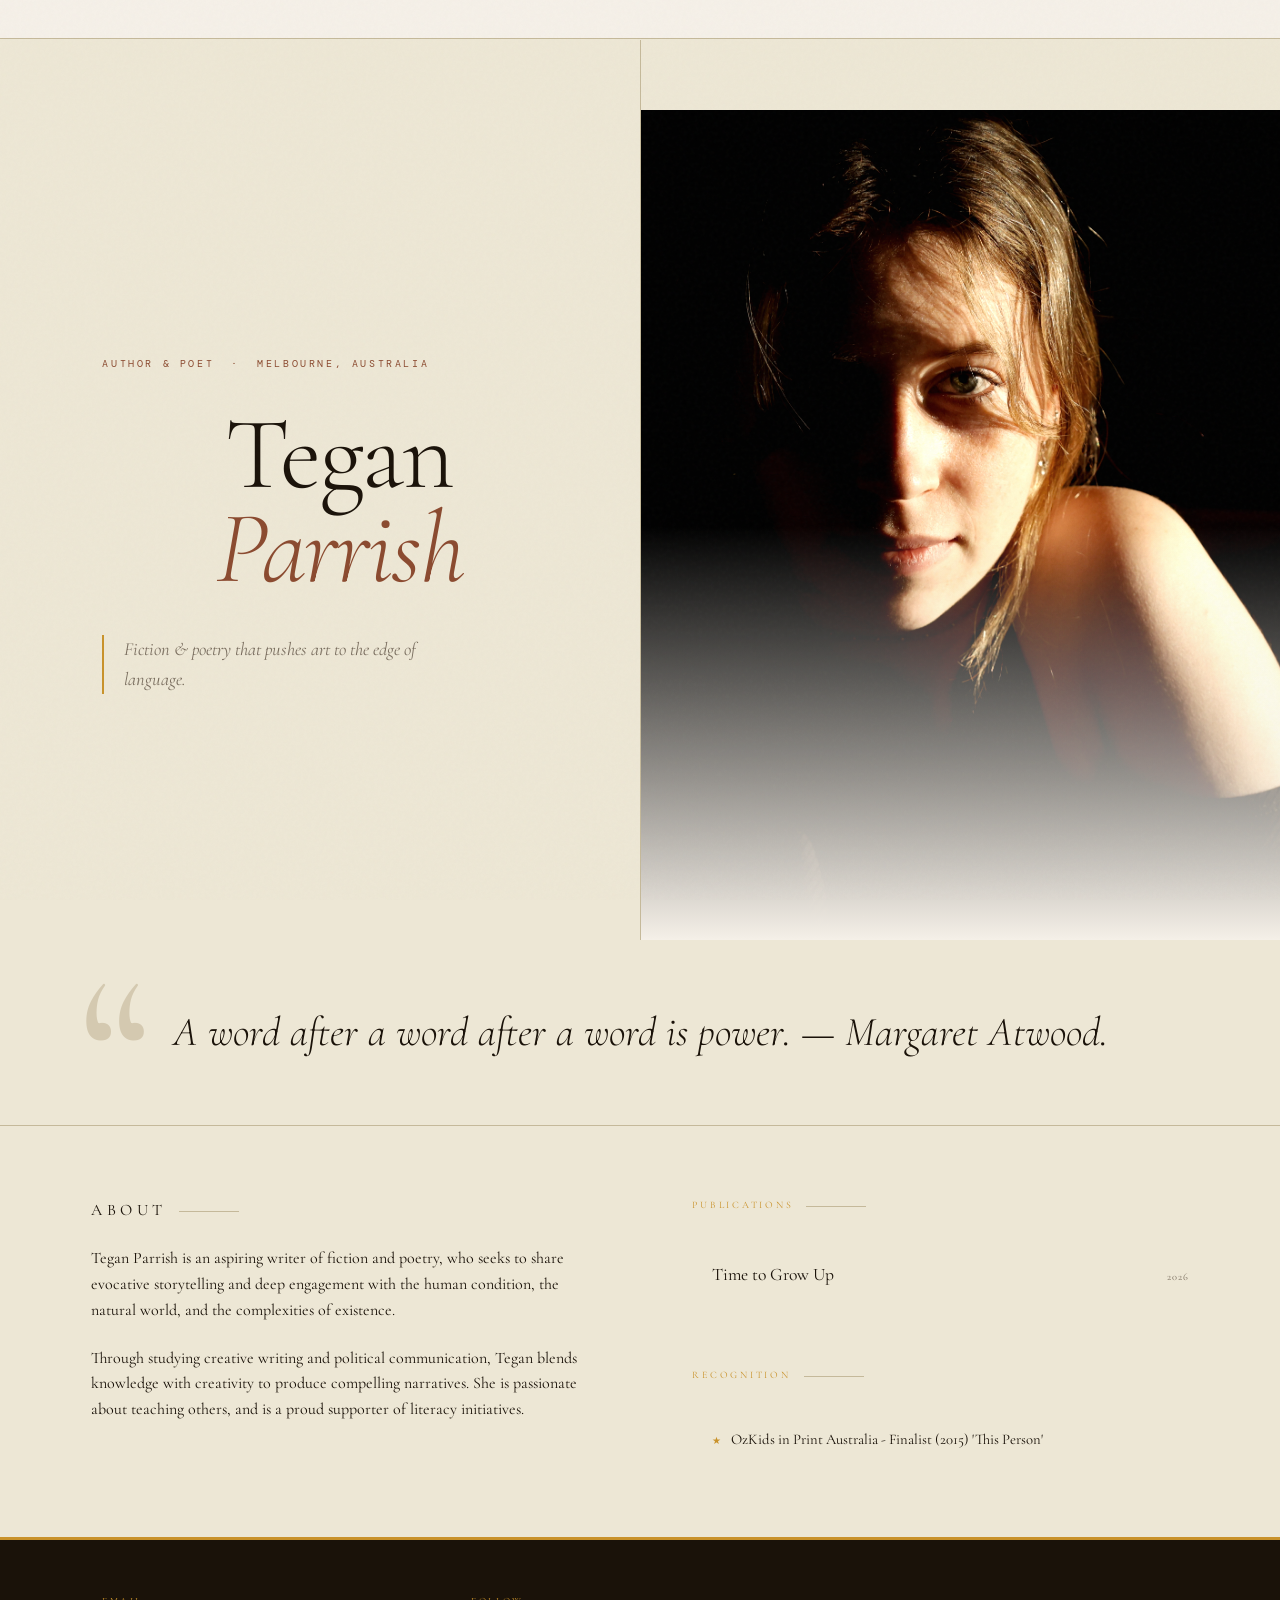
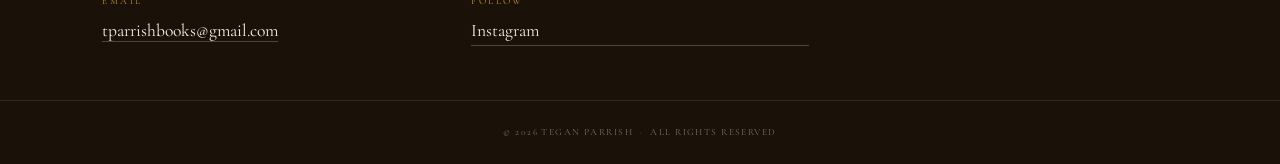
<file: index.html>
<!DOCTYPE html>
<html lang="en">
  <head>
    <meta charset="UTF-8" />
    <meta name="viewport" content="width=device-width, initial-scale=1.0" />
    <title>Tegan Parrish</title>
    <link rel="preconnect" href="https://fonts.googleapis.com" />
    <link rel="preconnect" href="https://fonts.gstatic.com" crossorigin />
    <link href="https://fonts.googleapis.com/css2?family=Cormorant+Garamond:ital,wght@0,300;0,400;0,600;1,300;1,400&family=Libre+Baskerville:ital,wght@0,400;0,700;1,400&family=DM+Mono:wght@300;400&display=swap" rel="stylesheet" />
    <style>
      :root {
        --ink: #1a1209;
        --paper: #f5f0e8;
        --cream: #ede7d5;
        --sienna: #8b4a2f;
        --gold: #c9922a;
        --dusty: #7a6e5f;
        --rule: #c5b99a;
      }

      *, *::before, *::after { box-sizing: border-box; margin: 0; padding: 0; }

      html { scroll-behavior: smooth; }

      body {
        background-color: var(--paper);
        color: var(--ink);
        font-family: 'Cormorant Garamond', serif;
        font-size: 16px;
        line-height: 1.8;
        overflow-x: hidden;
      }

      /* ── NOISE TEXTURE OVERLAY ── */
      body::before {
        content: '';
        position: fixed;
        inset: 0;
        background-image: url("data:image/svg+xml,%3Csvg viewBox='0 0 256 256' xmlns='http://www.w3.org/2000/svg'%3E%3Cfilter id='n'%3E%3CfeTurbulence type='fractalNoise' baseFrequency='0.9' numOctaves='4' stitchTiles='stitch'/%3E%3C/filter%3E%3Crect width='100%25' height='100%25' filter='url(%23n)' opacity='0.04'/%3E%3C/svg%3E");
        pointer-events: none;
        z-index: 9999;
        opacity: 0.6;
      }

      /* ── HEADER / NAV ── */
      #header-placeholder nav {
        position: fixed;
        top: 0; left: 0; right: 0;
        z-index: 100;
        display: flex;
        justify-content: space-between;
        align-items: center;
        padding: 1.2rem 3rem;
        background: var(--paper);
        border-bottom: 1px solid var(--rule);
        font-family: 'DM Mono', monospace;
        font-size: 0.7rem;
        letter-spacing: 0.18em;
        text-transform: uppercase;
        color: var(--dusty);
      }

      /* ── DECORATIVE RULE ── */
      .rule {
        width: 60px;
        height: 1px;
        background: var(--gold);
        display: inline-block;
        vertical-align: middle;
        margin: 0 1rem;
      }

      /* ── HERO ── */
      .hero {
        min-height: 100vh;
        display: grid;
        grid-template-columns: 1fr 1fr;
        padding-top: 70px;
        position: relative;
        overflow: hidden;
      }

      .hero::after {
        content: '';
        position: absolute;
        top: 0; bottom: 0;
        left: 50%;
        width: 1px;
        background: var(--rule);
      }

      .hero-text {
        padding: 8vh 5vw 8vh 8vw;
        display: flex;
        flex-direction: column;
        justify-content: center;
        animation: fadeUp 1.2s ease both;
      }

      .hero-eyebrow {
        font-family: 'DM Mono', monospace;
        font-size: 0.65rem;
        letter-spacing: 0.25em;
        text-transform: uppercase;
        color: var(--sienna);
        margin-bottom: 1.5rem;
      }

      .hero-name {
        font-family: 'Cormorant Garamond', serif;
        font-size: clamp(4rem, 8vw, 7.5rem);
        font-weight: 300;
        line-height: 0.92;
        letter-spacing: -0.02em;
        color: var(--ink);
        margin-bottom: 1.5rem;
      }

      .hero-name em {
        font-style: italic;
        color: var(--sienna);
      }

      .hero-tagline {
        font-family: 'Cormorant Garamond', serif;
        font-size: 1.15rem;
        font-style: italic;
        color: var(--dusty);
        border-left: 2px solid var(--gold);
        padding-left: 1.2rem;
        margin-top: 1rem;
        max-width: 340px;
      }

      .hero-image-col {
        position: relative;
        overflow: hidden;
        animation: fadeIn 1.6s ease both 0.3s;
      }

      .hero-image-col img {
        width: 100%;
        height: 100%;
        object-fit: cover;
        object-position: center top;
        filter: sepia(18%) contrast(1.05);
        transition: transform 8s ease;
      }

      .hero-image-col:hover img {
        transform: scale(1.03);
      }

      .hero-image-overlay {
        position: absolute;
        inset: 0;
        background: linear-gradient(to bottom, transparent 50%, var(--paper) 100%);
      }

      /* ── LARGE PULL QUOTE ── */
      .pull-quote {
        text-align: center;
        padding: 7vh 10vw;
        border-bottom: 1px solid var(--rule);
        position: relative;
      }

      .pull-quote::before {
        content: '\201C';
        font-family: 'Cormorant Garamond', serif;
        font-size: 14rem;
        line-height: 0.6;
        color: var(--cream);
        position: absolute;
        top: 3rem;
        left: 6vw;
        pointer-events: none;
      }

      .pull-quote p {
        font-family: 'Cormorant Garamond', serif;
        font-size: clamp(1.6rem, 3.2vw, 2.8rem);
        font-weight: 300;
        font-style: italic;
        line-height: 1.45;
        color: var(--ink);
        position: relative;
      }

      /* ── MAIN CONTENT ── */
      .content-grid {
        display: grid;
        grid-template-columns: 1fr 2px 1fr;
        gap: 0;
        max-width: 1200px;
        margin: 0 auto;
        padding: 8vh 4vw;
      }

      .content-grid .divider {
        background: var(--rule);
        margin: 0 4vw;
      }

      /* ── SECTION LABELS ── */
      .section-label {
        font-family: 'Cormorant Garamond', serif;
        font-size: 0.62rem;
        letter-spacing: 0.28em;
        text-transform: uppercase;
        color: var(--gold);
        display: flex;
        align-items: center;
        gap: 0.8rem;
        margin-bottom: 2rem;
      }

      .section-label::after {
        content: '';
        flex: 1;
        height: 1px;
        background: var(--rule);
        max-width: 60px;
      }

      /* ── BIO ── */
      .bio-section {
        padding-right: 4vw;
      }

      .bio-section p {
        color: var(--ink);
        margin-bottom: 1.4rem;
        font-size: 1rem;
      }

      .bio-section p:first-of-type::first-letter {
        font-family: 'Cormorant Garamond', serif;
        font-size: 4rem;
        font-weight: 600;
        float: left;
        line-height: 0.78;
        margin-right: 0.1em;
        margin-top: 0.12em;
        color: var(--sienna);
      }

      /* ── RIGHT COLUMN ── */
      .right-col {
        padding-left: 4vw;
      }

      /* ── PUBLICATIONS ── */
      .pub-list {
        list-style: none;
        margin-bottom: 4rem;
      }

      .pub-list li {
        border-bottom: 1px solid var(--cream);
        padding: 0.9rem 0;
      }

      .pub-list li a {
        display: flex;
        justify-content: space-between;
        align-items: baseline;
        color: var(--ink);
        text-decoration: none;
        font-family: 'Cormorant Garamond', serif;
        font-size: 1.1rem;
        transition: color 0.25s;
        gap: 1rem;
      }

      .pub-list li a:hover {
        color: var(--sienna);
      }

      .pub-list li a .pub-year {
        font-family: 'Cormorant Garamond', serif;
        font-size: 0.65rem;
        color: var(--dusty);
        letter-spacing: 0.1em;
        flex-shrink: 0;
      }

      /* ── AWARDS ── */
      .awards-list {
        list-style: none;
      }

      .awards-list li {
        padding: 0.75rem 0;
        padding-left: 1.2rem;
        position: relative;
        border-bottom: 1px solid var(--cream);
        font-size: 0.92rem;
        color: var(--ink);
      }

      .awards-list li::before {
        content: '★';
        position: absolute;
        left: 0;
        color: var(--gold);
        font-size: 0.6rem;
        top: 1.1rem;
      }

      .awards-list li a {
        color: inherit;
        text-decoration: none;
        transition: color 0.2s;
      }

      .awards-list li a:hover {
        color: var(--sienna);
      }

      /* ── CONTACT STRIP ── */
      .contact-strip {
        background: var(--ink);
        color: var(--paper);
        padding: 6vh 8vw;
        display: grid;
        grid-template-columns: 1fr 1fr 1fr;
        gap: 2rem;
        align-items: start;
        border-top: 3px solid var(--gold);
      }

      .contact-strip .contact-block .label {
        font-family: 'Cormorant Garamond', serif;
        font-size: 0.6rem;
        letter-spacing: 0.25em;
        text-transform: uppercase;
        color: var(--gold);
        margin-bottom: 0.5rem;
      }

      .contact-strip a {
        color: var(--paper);
        text-decoration: none;
        font-family: 'Cormorant Garamond', serif;
        font-size: 1.1rem;
        border-bottom: 1px solid rgba(197,185,154,0.3);
        transition: border-color 0.2s, color 0.2s;
      }

      .contact-strip a:hover {
        color: var(--gold);
        border-color: var(--gold);
      }

      .contact-strip .socials-links {
        display: flex;
        flex-direction: column;
        gap: 0.4rem;
      }

      /* ── FOOTER ── */
      .site-footer {
        background: var(--ink);
        color: var(--dusty);
        text-align: center;
        padding: 1.5rem;
        font-family: 'Cormorant Garamond', serif;
        font-size: 0.6rem;
        letter-spacing: 0.15em;
        text-transform: uppercase;
        border-top: 1px solid #2e2820;
      }

      /* ── ANIMATIONS ── */
      @keyframes fadeUp {
        from { opacity: 0; transform: translateY(30px); }
        to   { opacity: 1; transform: translateY(0); }
      }

      @keyframes fadeIn {
        from { opacity: 0; }
        to   { opacity: 1; }
      }

      .reveal {
        opacity: 0;
        transform: translateY(24px);
        transition: opacity 0.8s ease, transform 0.8s ease;
      }

      .reveal.visible {
        opacity: 1;
        transform: none;
      }

      /* ── RESPONSIVE ── */
      @media (max-width: 768px) {
        .hero {
          grid-template-columns: 1fr;
          grid-template-rows: auto auto;
        }

        .hero::after { display: none; }

        .hero-image-col {
          height: 55vw;
        }

        .hero-text {
          padding: 6vw 6vw;
          order: 2;
        }

        .hero-image-col {
          order: 1;
        }

        .content-grid {
          grid-template-columns: 1fr;
        }

        .content-grid .divider {
          display: none;
        }

        .bio-section {
          padding-right: 0;
          margin-bottom: 4rem;
        }

        .right-col {
          padding-left: 0;
        }

        .contact-strip {
          grid-template-columns: 1fr;
        }
      }
    </style>
  </head>

  <body>
    <!-- menu header -->
    <div id="header-placeholder"></div>
    <script>
      fetch("header.html")
        .then((res) => res.text())
        .then((html) => {
          document.getElementById("header-placeholder").innerHTML = html;
        });
    </script>

    <!-- ── HERO ── -->
    <section class="hero">
      <div class="hero-text">
        <p class="hero-eyebrow">Author &amp; Poet &nbsp;·&nbsp; Melbourne, Australia</p>
        <h1 class="hero-name">Tegan<br><em>Parrish</em></h1>
        <p class="hero-tagline">
          Fiction &amp; poetry that pushes art to the edge of language.
        </p>
      </div>
      <div class="hero-image-col">
        <!-- edit author headshot below -->
        <img src="./img/myface.JPG" alt="Tegan Parrish – Author Headshot" />
        <div class="hero-image-overlay"></div>
      </div>
    </section>

    <!-- ── PULL QUOTE ── -->
    <div class="pull-quote reveal">
      <p>A word after a word after a word is power. — Margaret Atwood.</p>
    </div>

    <!-- ── BIO + PUBLICATIONS / AWARDS ── -->
    <div class="content-grid">

      <!-- Left: bio -->
      <div class="bio-section reveal">
        <p class="section-label">About</p>
        <!-- edit author bio below -->
        <p>
          Tegan Parrish is an aspiring writer of fiction and poetry, who
          seeks to share evocative storytelling and deep engagement with the human
          condition, the natural world, and the complexities of existence.
        </p>
        <p>
          Through studying creative writing and political communication, Tegan blends knowledge
          with creativity to produce compelling narratives. She is passionate
          about teaching others, and is a proud supporter of literacy initiatives.
        </p>
      </div>

      <div class="divider"></div>

      <!-- Right: publications + awards -->
      <div class="right-col">

        <div class="reveal" style="margin-bottom: 3.5rem;">
          <p class="section-label">Publications</p>
          <!-- edit publications below -->
          <ul class="pub-list">
  <li>
    <a href="https://teganparrish.github.io/timetogrowup/" target="_blank">
      Time to Grow Up
      <span class="pub-year">2026</span>
    </a>
  </li>
</ul>
        </div>

        <div class="reveal">
          <p class="section-label">Recognition</p>
          <ul class="awards-list">
            <li><a href="https://ozkids.com.au/wp-content/uploads/jet-engine-forms/1/2021/10/ozkids_2015_08.pdf" target="_blank">
              OzKids in Print Australia - Finalist (2015) 'This Person'</a></li>
          </ul>
        </div>

      </div>
    </div>

    <!-- ── CONTACT STRIP ── -->
    <footer class="contact-strip reveal">
      <div class="contact-block">
        <p class="label">Email</p>
        <a href="tparrishbooks@gmail.com">tparrishbooks@gmail.com</a>
      </div>

      <div class="contact-block">
        <p class="label">Follow</p>
        <div class="socials-links">
          <a href="https://instagram.com/teganparrish">Instagram</a>
        </div>
      </div>
    </footer>

    <div class="site-footer">
      © 2026 Tegan Parrish &nbsp;·&nbsp; All rights reserved
    </div>

    <!-- Scroll reveal -->
    <script>
      const observer = new IntersectionObserver(
        (entries) => entries.forEach(e => {
          if (e.isIntersecting) {
            e.target.classList.add('visible');
            observer.unobserve(e.target);
          }
        }),
        { threshold: 0.12 }
      );
      document.querySelectorAll('.reveal').forEach(el => observer.observe(el));
    </script>
  </body>
</html>
</file>
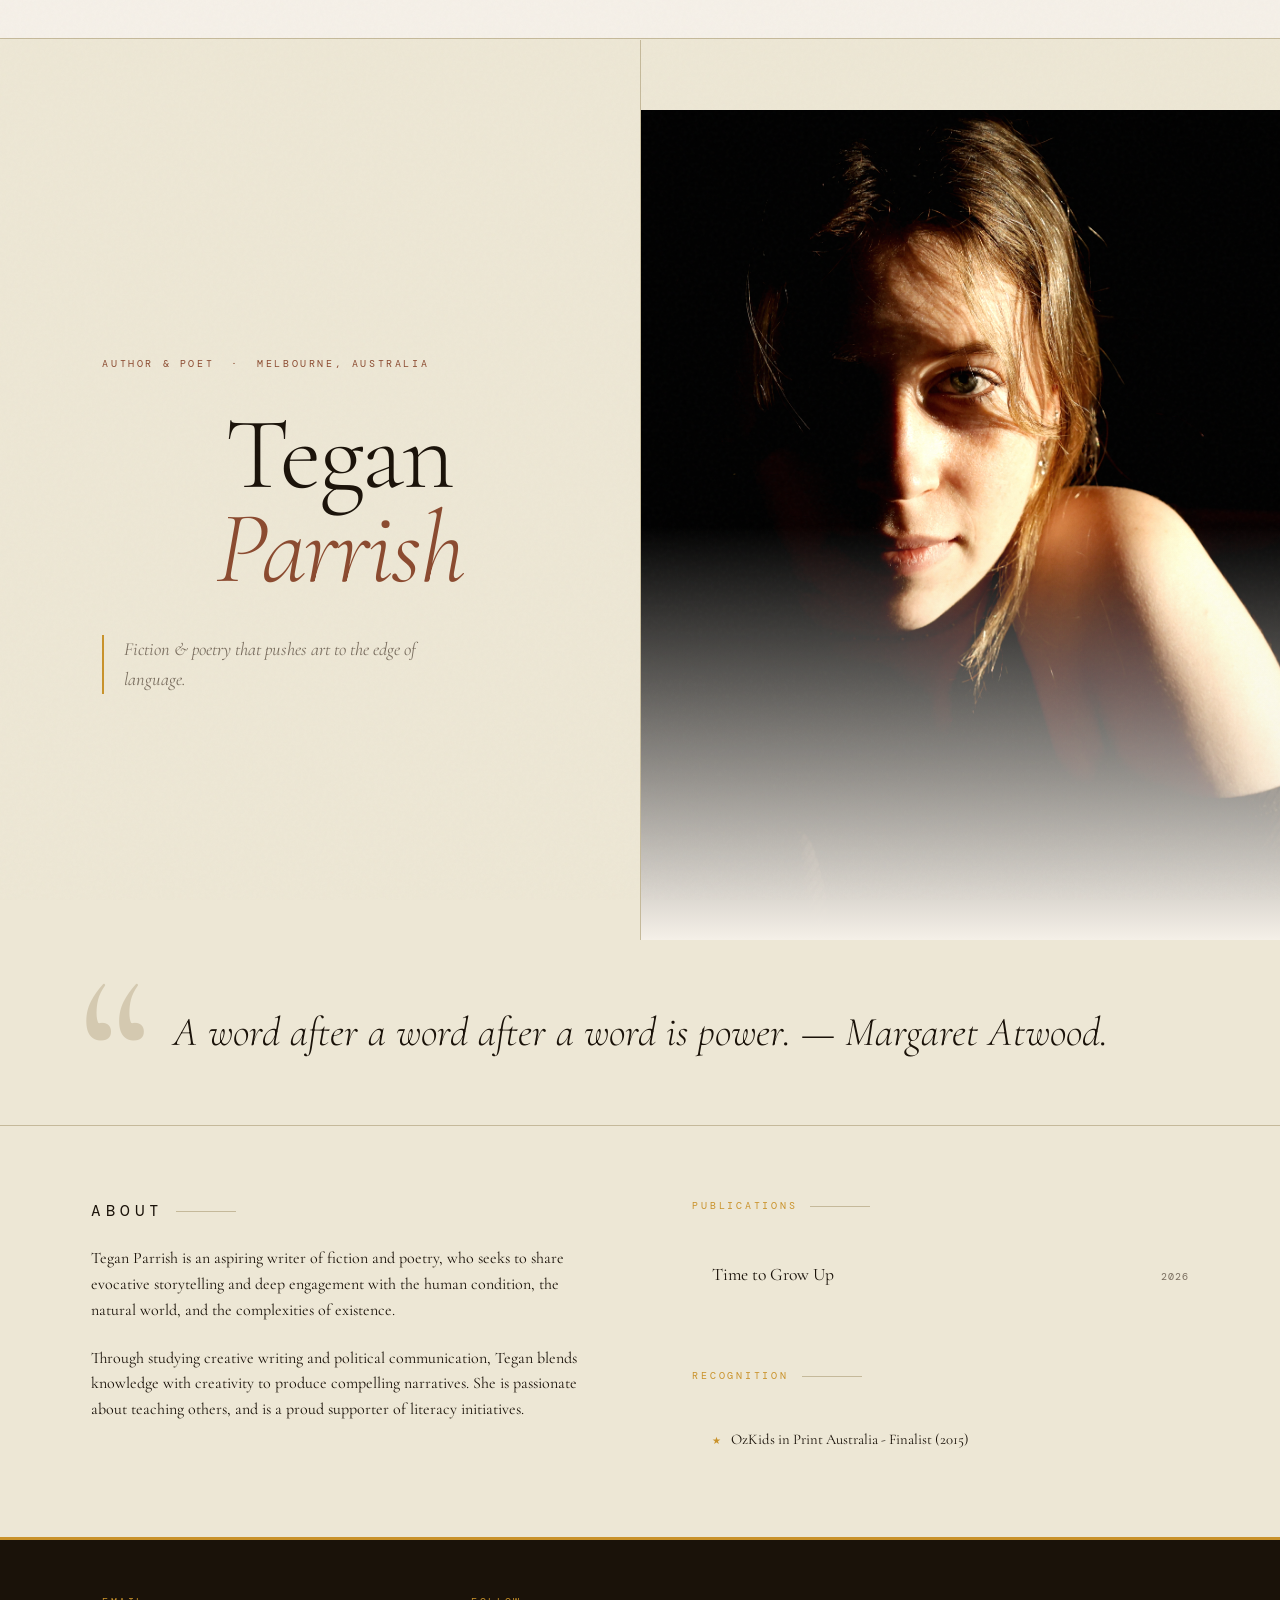
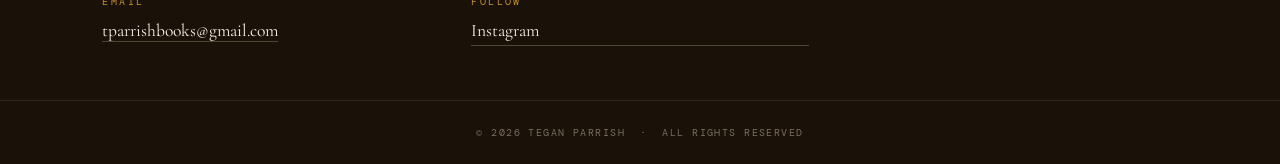
<file: index (1).html>
<!DOCTYPE html>
<html lang="en">
  <head>
    <meta charset="UTF-8" />
    <meta name="viewport" content="width=device-width, initial-scale=1.0" />
    <title>Tegan Parrish</title>
    <link rel="preconnect" href="https://fonts.googleapis.com" />
    <link rel="preconnect" href="https://fonts.gstatic.com" crossorigin />
    <link href="https://fonts.googleapis.com/css2?family=Cormorant+Garamond:ital,wght@0,300;0,400;0,600;1,300;1,400&family=Libre+Baskerville:ital,wght@0,400;0,700;1,400&family=DM+Mono:wght@300;400&display=swap" rel="stylesheet" />
    <style>
      :root {
        --ink: #1a1209;
        --paper: #f5f0e8;
        --cream: #ede7d5;
        --sienna: #8b4a2f;
        --gold: #c9922a;
        --dusty: #7a6e5f;
        --rule: #c5b99a;
      }

      *, *::before, *::after { box-sizing: border-box; margin: 0; padding: 0; }

      html { scroll-behavior: smooth; }

      body {
        background-color: var(--paper);
        color: var(--ink);
        font-family: 'Libre Baskerville', serif;
        font-size: 16px;
        line-height: 1.8;
        overflow-x: hidden;
      }

      /* ── NOISE TEXTURE OVERLAY ── */
      body::before {
        content: '';
        position: fixed;
        inset: 0;
        background-image: url("data:image/svg+xml,%3Csvg viewBox='0 0 256 256' xmlns='http://www.w3.org/2000/svg'%3E%3Cfilter id='n'%3E%3CfeTurbulence type='fractalNoise' baseFrequency='0.9' numOctaves='4' stitchTiles='stitch'/%3E%3C/filter%3E%3Crect width='100%25' height='100%25' filter='url(%23n)' opacity='0.04'/%3E%3C/svg%3E");
        pointer-events: none;
        z-index: 9999;
        opacity: 0.6;
      }

      /* ── HEADER / NAV ── */
      #header-placeholder nav {
        position: fixed;
        top: 0; left: 0; right: 0;
        z-index: 100;
        display: flex;
        justify-content: space-between;
        align-items: center;
        padding: 1.2rem 3rem;
        background: var(--paper);
        border-bottom: 1px solid var(--rule);
        font-family: 'DM Mono', monospace;
        font-size: 0.7rem;
        letter-spacing: 0.18em;
        text-transform: uppercase;
        color: var(--dusty);
      }

      /* ── DECORATIVE RULE ── */
      .rule {
        width: 60px;
        height: 1px;
        background: var(--gold);
        display: inline-block;
        vertical-align: middle;
        margin: 0 1rem;
      }

      /* ── HERO ── */
      .hero {
        min-height: 100vh;
        display: grid;
        grid-template-columns: 1fr 1fr;
        padding-top: 70px;
        position: relative;
        overflow: hidden;
      }

      .hero::after {
        content: '';
        position: absolute;
        top: 0; bottom: 0;
        left: 50%;
        width: 1px;
        background: var(--rule);
      }

      .hero-text {
        padding: 8vh 5vw 8vh 8vw;
        display: flex;
        flex-direction: column;
        justify-content: center;
        animation: fadeUp 1.2s ease both;
      }

      .hero-eyebrow {
        font-family: 'DM Mono', monospace;
        font-size: 0.65rem;
        letter-spacing: 0.25em;
        text-transform: uppercase;
        color: var(--sienna);
        margin-bottom: 1.5rem;
      }

      .hero-name {
        font-family: 'Cormorant Garamond', serif;
        font-size: clamp(4rem, 8vw, 7.5rem);
        font-weight: 300;
        line-height: 0.92;
        letter-spacing: -0.02em;
        color: var(--ink);
        margin-bottom: 1.5rem;
      }

      .hero-name em {
        font-style: italic;
        color: var(--sienna);
      }

      .hero-tagline {
        font-family: 'Cormorant Garamond', serif;
        font-size: 1.15rem;
        font-style: italic;
        color: var(--dusty);
        border-left: 2px solid var(--gold);
        padding-left: 1.2rem;
        margin-top: 1rem;
        max-width: 340px;
      }

      .hero-image-col {
        position: relative;
        overflow: hidden;
        animation: fadeIn 1.6s ease both 0.3s;
      }

      .hero-image-col img {
        width: 100%;
        height: 100%;
        object-fit: cover;
        object-position: center top;
        filter: sepia(18%) contrast(1.05);
        transition: transform 8s ease;
      }

      .hero-image-col:hover img {
        transform: scale(1.03);
      }

      .hero-image-overlay {
        position: absolute;
        inset: 0;
        background: linear-gradient(to bottom, transparent 50%, var(--paper) 100%);
      }

      /* ── LARGE PULL QUOTE ── */
      .pull-quote {
        text-align: center;
        padding: 7vh 10vw;
        border-bottom: 1px solid var(--rule);
        position: relative;
      }

      .pull-quote::before {
        content: '\201C';
        font-family: 'Cormorant Garamond', serif;
        font-size: 14rem;
        line-height: 0.6;
        color: var(--cream);
        position: absolute;
        top: 3rem;
        left: 6vw;
        pointer-events: none;
      }

      .pull-quote p {
        font-family: 'Cormorant Garamond', serif;
        font-size: clamp(1.6rem, 3.2vw, 2.8rem);
        font-weight: 300;
        font-style: italic;
        line-height: 1.45;
        color: var(--ink);
        position: relative;
      }

      /* ── MAIN CONTENT ── */
      .content-grid {
        display: grid;
        grid-template-columns: 1fr 2px 1fr;
        gap: 0;
        max-width: 1200px;
        margin: 0 auto;
        padding: 8vh 4vw;
      }

      .content-grid .divider {
        background: var(--rule);
        margin: 0 4vw;
      }

      /* ── SECTION LABELS ── */
      .section-label {
        font-family: 'DM Mono', monospace;
        font-size: 0.62rem;
        letter-spacing: 0.28em;
        text-transform: uppercase;
        color: var(--gold);
        display: flex;
        align-items: center;
        gap: 0.8rem;
        margin-bottom: 2rem;
      }

      .section-label::after {
        content: '';
        flex: 1;
        height: 1px;
        background: var(--rule);
        max-width: 60px;
      }

      /* ── BIO ── */
      .bio-section {
        padding-right: 4vw;
      }

      .bio-section p {
        color: var(--ink);
        margin-bottom: 1.4rem;
        font-size: 1rem;
      }

      .bio-section p:first-of-type::first-letter {
        font-family: 'Cormorant Garamond', serif;
        font-size: 4rem;
        font-weight: 600;
        float: left;
        line-height: 0.78;
        margin-right: 0.1em;
        margin-top: 0.12em;
        color: var(--sienna);
      }

      /* ── RIGHT COLUMN ── */
      .right-col {
        padding-left: 4vw;
      }

      /* ── PUBLICATIONS ── */
      .pub-list {
        list-style: none;
        margin-bottom: 4rem;
      }

      .pub-list li {
        border-bottom: 1px solid var(--cream);
        padding: 0.9rem 0;
      }

      .pub-list li a {
        display: flex;
        justify-content: space-between;
        align-items: baseline;
        color: var(--ink);
        text-decoration: none;
        font-family: 'Cormorant Garamond', serif;
        font-size: 1.1rem;
        transition: color 0.25s;
        gap: 1rem;
      }

      .pub-list li a:hover {
        color: var(--sienna);
      }

      .pub-list li a .pub-year {
        font-family: 'DM Mono', monospace;
        font-size: 0.65rem;
        color: var(--dusty);
        letter-spacing: 0.1em;
        flex-shrink: 0;
      }

      /* ── AWARDS ── */
      .awards-list {
        list-style: none;
      }

      .awards-list li {
        padding: 0.75rem 0;
        padding-left: 1.2rem;
        position: relative;
        border-bottom: 1px solid var(--cream);
        font-size: 0.92rem;
        color: var(--ink);
      }

      .awards-list li::before {
        content: '★';
        position: absolute;
        left: 0;
        color: var(--gold);
        font-size: 0.6rem;
        top: 1.1rem;
      }

      .awards-list li a {
        color: inherit;
        text-decoration: none;
        transition: color 0.2s;
      }

      .awards-list li a:hover {
        color: var(--sienna);
      }

      /* ── CONTACT STRIP ── */
      .contact-strip {
        background: var(--ink);
        color: var(--paper);
        padding: 6vh 8vw;
        display: grid;
        grid-template-columns: 1fr 1fr 1fr;
        gap: 2rem;
        align-items: start;
        border-top: 3px solid var(--gold);
      }

      .contact-strip .contact-block .label {
        font-family: 'DM Mono', monospace;
        font-size: 0.6rem;
        letter-spacing: 0.25em;
        text-transform: uppercase;
        color: var(--gold);
        margin-bottom: 0.5rem;
      }

      .contact-strip a {
        color: var(--paper);
        text-decoration: none;
        font-family: 'Cormorant Garamond', serif;
        font-size: 1.1rem;
        border-bottom: 1px solid rgba(197,185,154,0.3);
        transition: border-color 0.2s, color 0.2s;
      }

      .contact-strip a:hover {
        color: var(--gold);
        border-color: var(--gold);
      }

      .contact-strip .socials-links {
        display: flex;
        flex-direction: column;
        gap: 0.4rem;
      }

      /* ── FOOTER ── */
      .site-footer {
        background: var(--ink);
        color: var(--dusty);
        text-align: center;
        padding: 1.5rem;
        font-family: 'DM Mono', monospace;
        font-size: 0.6rem;
        letter-spacing: 0.15em;
        text-transform: uppercase;
        border-top: 1px solid #2e2820;
      }

      /* ── ANIMATIONS ── */
      @keyframes fadeUp {
        from { opacity: 0; transform: translateY(30px); }
        to   { opacity: 1; transform: translateY(0); }
      }

      @keyframes fadeIn {
        from { opacity: 0; }
        to   { opacity: 1; }
      }

      .reveal {
        opacity: 0;
        transform: translateY(24px);
        transition: opacity 0.8s ease, transform 0.8s ease;
      }

      .reveal.visible {
        opacity: 1;
        transform: none;
      }

      /* ── RESPONSIVE ── */
      @media (max-width: 768px) {
        .hero {
          grid-template-columns: 1fr;
          grid-template-rows: auto auto;
        }

        .hero::after { display: none; }

        .hero-image-col {
          height: 55vw;
        }

        .hero-text {
          padding: 6vw 6vw;
          order: 2;
        }

        .hero-image-col {
          order: 1;
        }

        .content-grid {
          grid-template-columns: 1fr;
        }

        .content-grid .divider {
          display: none;
        }

        .bio-section {
          padding-right: 0;
          margin-bottom: 4rem;
        }

        .right-col {
          padding-left: 0;
        }

        .contact-strip {
          grid-template-columns: 1fr;
        }
      }
    </style>
  </head>

  <body>
    <!-- menu header -->
    <div id="header-placeholder"></div>
    <script>
      fetch("header.html")
        .then((res) => res.text())
        .then((html) => {
          document.getElementById("header-placeholder").innerHTML = html;
        });
    </script>

    <!-- ── HERO ── -->
    <section class="hero">
      <div class="hero-text">
        <p class="hero-eyebrow">Author &amp; Poet &nbsp;·&nbsp; Melbourne, Australia</p>
        <h1 class="hero-name">Tegan<br><em>Parrish</em></h1>
        <p class="hero-tagline">
          Fiction &amp; poetry that pushes art to the edge of language.
        </p>
      </div>
      <div class="hero-image-col">
        <!-- edit author headshot below -->
        <img src="./img/myface.JPG" alt="Tegan Parrish – Author Headshot" />
        <div class="hero-image-overlay"></div>
      </div>
    </section>

    <!-- ── PULL QUOTE ── -->
    <div class="pull-quote reveal">
      <p>A word after a word after a word is power. — Margaret Atwood.</p>
    </div>

    <!-- ── BIO + PUBLICATIONS / AWARDS ── -->
    <div class="content-grid">

      <!-- Left: bio -->
      <div class="bio-section reveal">
        <p class="section-label">About</p>
        <!-- edit author bio below -->
        <p>
          Tegan Parrish is an aspiring writer of fiction and poetry, who
          seeks to share evocative storytelling and deep engagement with the human
          condition, the natural world, and the complexities of existence.
        </p>
        <p>
          Through studying creative writing and political communication, Tegan blends knowledge
          with creativity to produce compelling narratives. She is passionate
          about teaching others, and is a proud supporter of literacy initiatives.
        </p>
      </div>

      <div class="divider"></div>

      <!-- Right: publications + awards -->
      <div class="right-col">

        <div class="reveal" style="margin-bottom: 3.5rem;">
          <p class="section-label">Publications</p>
          <!-- edit publications below -->
          <ul class="pub-list">
            <li>
              <a href="#">
                Time to Grow Up 
                <span class="pub-year">2026</span>
              </a>
            </li>
              </a>
            </li>
          </ul>
        </div>

        <div class="reveal">
          <p class="section-label">Recognition</p>
          <ul class="awards-list">
            <li><a href="#">OzKids in Print Australia - Finalist (2015)</a></li>
          </ul>
        </div>

      </div>
    </div>

    <!-- ── CONTACT STRIP ── -->
    <footer class="contact-strip reveal">
      <div class="contact-block">
        <p class="label">Email</p>
        <a href="tparrishbooks@gmail.com">tparrishbooks@gmail.com</a>
      </div>

      <div class="contact-block">
        <p class="label">Follow</p>
        <div class="socials-links">
          <a href="https://instagram.com/teganparrish">Instagram</a>
        </div>
      </div>
    </footer>

    <div class="site-footer">
      © 2026 Tegan Parrish &nbsp;·&nbsp; All rights reserved
    </div>

    <!-- Scroll reveal -->
    <script>
      const observer = new IntersectionObserver(
        (entries) => entries.forEach(e => {
          if (e.isIntersecting) {
            e.target.classList.add('visible');
            observer.unobserve(e.target);
          }
        }),
        { threshold: 0.12 }
      );
      document.querySelectorAll('.reveal').forEach(el => observer.observe(el));
    </script>
  </body>
</html>
</file>
